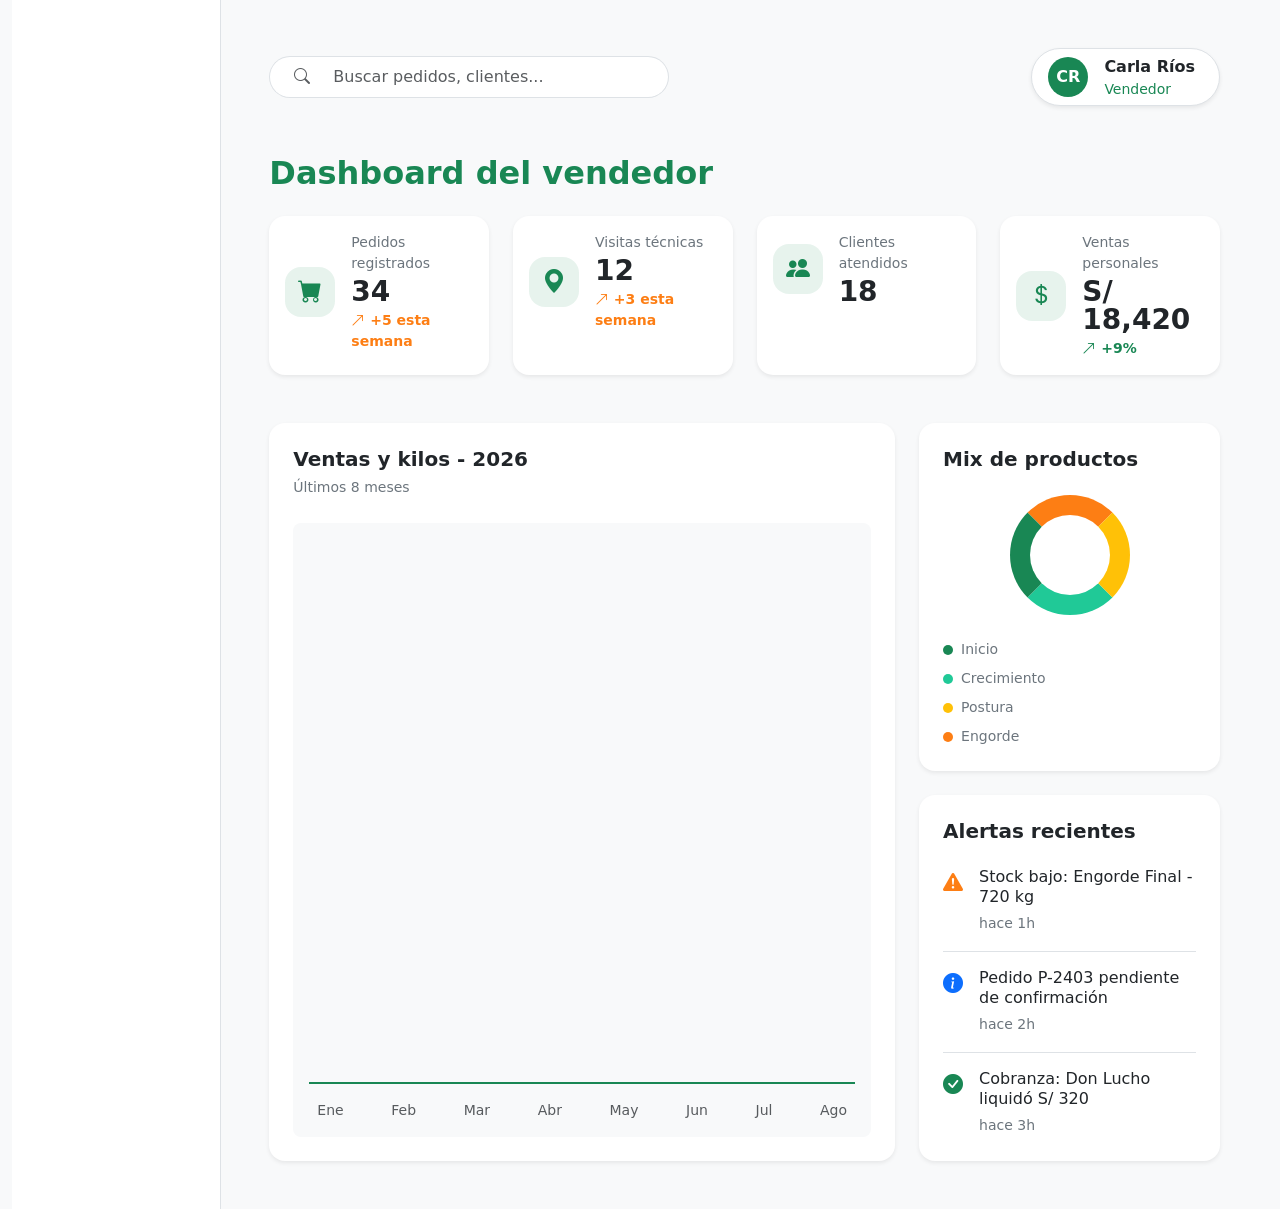
<file: Integrador avance3/Integrador/Integrador/src/main/resources/templates/admin.html>
<!DOCTYPE html>
<html lang="es" xmlns:th="http://www.thymeleaf.org">

<head>
    <meta charset="UTF-8">
    <meta name="viewport" content="width=device-width, initial-scale=1.0">
    <title>Dashboard Vendedor</title>

    <link rel="stylesheet" href="https://cdn.jsdelivr.net/npm/bootstrap-icons@1.11.3/font/bootstrap-icons.min.css">
    <link href="https://cdn.jsdelivr.net/npm/bootstrap@5.3.3/dist/css/bootstrap.min.css" rel="stylesheet">
    
    <link rel="stylesheet" th:href="@{/css/navAdmin.css}">
</head>

<body class="bg-light">

    <div class="container-fluid">
        <div class="row g-0">

            <aside class="col-12 col-md-3 col-lg-2 border-end bg-white min-vh-100">
                <div th:replace="fragmentos/navAdmin :: navAdmin"></div>
            </aside>

            <main class="col-12 col-md-9 col-lg-10 p-4 p-lg-5 content">

                <header class="d-flex flex-wrap justify-content-between align-items-center mb-5 gap-3">
                    
                    <div class="input-group" style="max-width: 400px;">
                        <span class="input-group-text bg-white border-end-0 rounded-start-pill ps-4">
                            <i class="bi bi-search text-muted"></i>
                        </span>
                        <input type="text" class="form-control border-start-0 shadow-none rounded-end-pill py-2 bg-white" placeholder="Buscar pedidos, clientes...">
                    </div>

                    <div class="d-flex align-items-center gap-3">
                        <div class="d-flex align-items-center gap-3 bg-white px-3 py-2 rounded-pill shadow-sm border">
                            <div class="avatar bg-success text-white fw-bold rounded-circle d-flex align-items-center justify-content-center" style="width: 40px; height: 40px;">
                                CR
                            </div>
                            <div class="lh-1 pe-2">
                                <h6 class="mb-1 fw-bold text-dark">Carla Ríos</h6>
                                <small class="text-success fw-medium">Vendedor</small>
                            </div>
                        </div>
                    </div>

                </header>

                <div class="mb-4">
                    <h2 class="fw-bold text-success mb-0">Dashboard del vendedor</h2>
                </div>

                <div class="row g-4 mb-5">
                    
                    <div class="col-sm-6 col-xl-3">
                        <div class="card border-0 shadow-sm rounded-4 h-100 p-3 bg-white">
                            <div class="d-flex align-items-center gap-3">
                                <div class="bg-success bg-opacity-10 text-success rounded-4 d-flex align-items-center justify-content-center flex-shrink-0" style="width: 50px; height: 50px;">
                                    <i class="bi bi-cart-fill fs-4"></i>
                                </div>
                                <div>
                                    <small class="text-secondary fw-medium d-block mb-1">Pedidos registrados</small>
                                    <h3 class="fw-bold text-dark mb-0 lh-1">34</h3>
                                    <small class="fw-bold mt-1 d-block" style="color: #fd7e14;"><i class="bi bi-arrow-up-right"></i> +5 esta semana</small>
                                </div>
                            </div>
                        </div>
                    </div>

                    <div class="col-sm-6 col-xl-3">
                        <div class="card border-0 shadow-sm rounded-4 h-100 p-3 bg-white">
                            <div class="d-flex align-items-center gap-3">
                                <div class="bg-success bg-opacity-10 text-success rounded-4 d-flex align-items-center justify-content-center flex-shrink-0" style="width: 50px; height: 50px;">
                                    <i class="bi bi-geo-alt-fill fs-4"></i>
                                </div>
                                <div>
                                    <small class="text-secondary fw-medium d-block mb-1">Visitas técnicas</small>
                                    <h3 class="fw-bold text-dark mb-0 lh-1">12</h3>
                                    <small class="fw-bold mt-1 d-block" style="color: #fd7e14;"><i class="bi bi-arrow-up-right"></i> +3 esta semana</small>
                                </div>
                            </div>
                        </div>
                    </div>

                    <div class="col-sm-6 col-xl-3">
                        <div class="card border-0 shadow-sm rounded-4 h-100 p-3 bg-white">
                            <div class="d-flex align-items-center gap-3">
                                <div class="bg-success bg-opacity-10 text-success rounded-4 d-flex align-items-center justify-content-center flex-shrink-0" style="width: 50px; height: 50px;">
                                    <i class="bi bi-people-fill fs-4"></i>
                                </div>
                                <div>
                                    <small class="text-secondary fw-medium d-block mb-1">Clientes atendidos</small>
                                    <h3 class="fw-bold text-dark mb-0 lh-1">18</h3>
                                </div>
                            </div>
                        </div>
                    </div>

                    <div class="col-sm-6 col-xl-3">
                        <div class="card border-0 shadow-sm rounded-4 h-100 p-3 bg-white">
                            <div class="d-flex align-items-center gap-3">
                                <div class="bg-success bg-opacity-10 text-success rounded-4 d-flex align-items-center justify-content-center flex-shrink-0" style="width: 50px; height: 50px;">
                                    <i class="bi bi-currency-dollar fs-4"></i>
                                </div>
                                <div>
                                    <small class="text-secondary fw-medium d-block mb-1">Ventas personales</small>
                                    <h3 class="fw-bold text-dark mb-0 lh-1">S/ 18,420</h3>
                                    <small class="text-success fw-bold mt-1 d-block"><i class="bi bi-arrow-up-right"></i> +9%</small>
                                </div>
                            </div>
                        </div>
                    </div>

                </div>

                <div class="row g-4">

                    <div class="col-lg-8">
                        <div class="card shadow-sm border-0 rounded-4 h-100 p-4 bg-white">
                            <div class="d-flex justify-content-between align-items-start mb-4">
                                <div>
                                    <h5 class="fw-bold text-dark mb-1">Ventas y kilos - 2026</h5>
                                    <small class="text-secondary">Últimos 8 meses</small>
                                </div>
                            </div>
                            
                            <div class="bg-light rounded-3 d-flex flex-column justify-content-end p-3 flex-grow-1 min-vh-25" style="min-height: 200px;">
                                <div class="w-100 border-bottom border-success border-2 mb-3 position-relative"></div>
                                <div class="d-flex justify-content-between text-muted small fw-medium px-2">
                                    <span>Ene</span><span>Feb</span><span>Mar</span><span>Abr</span>
                                    <span>May</span><span>Jun</span><span>Jul</span><span>Ago</span>
                                </div>
                            </div>
                        </div>
                    </div>

                    <div class="col-lg-4 d-flex flex-column gap-4">
                        
                        <div class="card shadow-sm border-0 rounded-4 p-4 bg-white">
                            <h5 class="fw-bold text-dark mb-4">Mix de productos</h5>
                            
                            <div class="d-flex flex-column align-items-center gap-4">
                                <div class="rounded-circle" style="width: 120px; height: 120px; border: 20px solid #198754; border-top-color: #fd7e14; border-right-color: #ffc107; border-bottom-color: #20c997;"></div>
                                
                                <div class="w-100 d-flex flex-column gap-2 text-secondary small fw-medium">
                                    <div class="d-flex align-items-center gap-2"><span class="rounded-circle bg-success" style="width: 10px; height: 10px;"></span> Inicio</div>
                                    <div class="d-flex align-items-center gap-2"><span class="rounded-circle" style="width: 10px; height: 10px; background-color: #20c997;"></span> Crecimiento</div>
                                    <div class="d-flex align-items-center gap-2"><span class="rounded-circle bg-warning" style="width: 10px; height: 10px;"></span> Postura</div>
                                    <div class="d-flex align-items-center gap-2"><span class="rounded-circle" style="width: 10px; height: 10px; background-color: #fd7e14;"></span> Engorde</div>
                                </div>
                            </div>
                        </div>

                        <div class="card shadow-sm border-0 rounded-4 p-4 bg-white flex-grow-1">
                            <h5 class="fw-bold text-dark mb-4">Alertas recientes</h5>

                            <div class="d-flex flex-column gap-3">
                                <div class="d-flex align-items-start gap-3 border-bottom pb-3">
                                    <i class="bi bi-exclamation-triangle-fill fs-5" style="color: #fd7e14;"></i>
                                    <div>
                                        <p class="mb-1 fw-medium text-dark lh-sm">Stock bajo: Engorde Final - 720 kg</p>
                                        <small class="text-secondary">hace 1h</small>
                                    </div>
                                </div>

                                <div class="d-flex align-items-start gap-3 border-bottom pb-3">
                                    <i class="bi bi-info-circle-fill text-primary fs-5"></i>
                                    <div>
                                        <p class="mb-1 fw-medium text-dark lh-sm">Pedido P-2403 pendiente de confirmación</p>
                                        <small class="text-secondary">hace 2h</small>
                                    </div>
                                </div>

                                <div class="d-flex align-items-start gap-3">
                                    <i class="bi bi-check-circle-fill text-success fs-5"></i>
                                    <div>
                                        <p class="mb-1 fw-medium text-dark lh-sm">Cobranza: Don Lucho liquidó S/ 320</p>
                                        <small class="text-secondary">hace 3h</small>
                                    </div>
                                </div>
                            </div>
                        </div>

                    </div>
                </div>

            </main>
        </div>
    </div>

    <script th:src="@{/script/navAdmin.js}"></script>
    <script src="https://cdn.jsdelivr.net/npm/bootstrap@5.3.3/dist/js/bootstrap.bundle.min.js"></script>
</body>

</html>
</file>
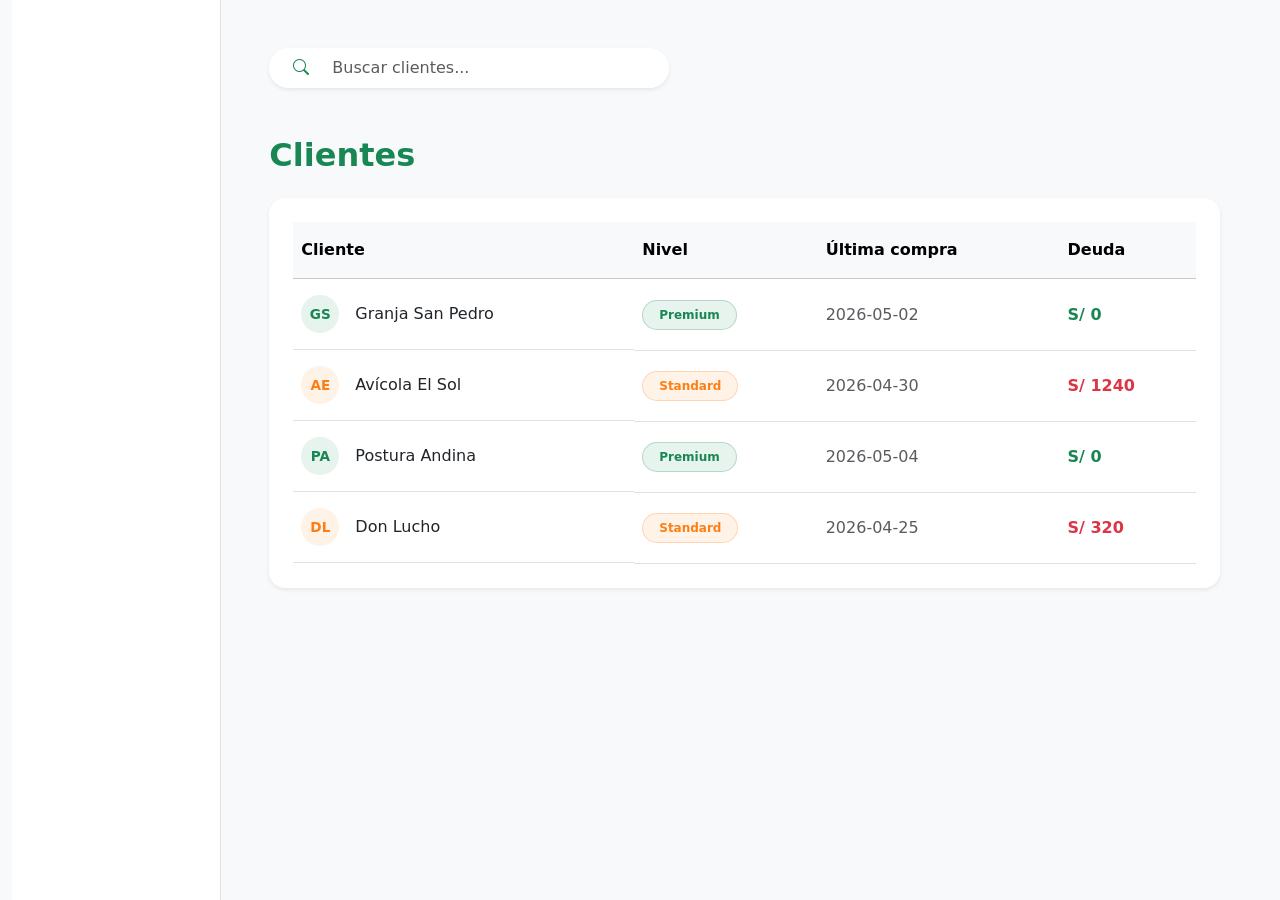
<file: Integrador avance3/Integrador/Integrador/src/main/resources/templates/Clientes.html>
<!DOCTYPE html>
<html lang="es" xmlns:th="http://www.thymeleaf.org">

<head>
    <meta charset="UTF-8">
    <meta name="viewport" content="width=device-width, initial-scale=1.0">
    <title>Clientes</title>

    <!-- BOOTSTRAP Y ICONOS -->
    <link href="https://cdn.jsdelivr.net/npm/bootstrap@5.3.3/dist/css/bootstrap.min.css" rel="stylesheet">
    <link rel="stylesheet" href="https://cdn.jsdelivr.net/npm/bootstrap-icons@1.11.3/font/bootstrap-icons.min.css">

    <!-- Enlace original mantenido por si lo ocupa tu navAdmin -->
    <link rel="stylesheet" th:href="@{/estilos/navAdmin.css}">
</head>

<body class="bg-light">

<div class="container-fluid">
    <div class="row g-0">

        <!-- SIDEBAR -->
        <aside class="col-12 col-md-3 col-lg-2 border-end bg-white min-vh-100">
            <div th:replace="fragmentos/navAdmin :: navAdmin"></div>
        </aside>

        <!-- CONTENIDO PRINCIPAL -->
        <main class="col-12 col-md-9 col-lg-10 p-4 p-lg-5 content">

            <!-- HEADER Y BUSCADOR -->
            <div class="d-flex flex-wrap align-items-center mb-5 gap-3">
                <div class="input-group shadow-sm rounded-pill overflow-hidden" style="max-width: 400px;">
                    <span class="input-group-text bg-white border-0 ps-4">
                        <i class="bi bi-search text-success"></i>
                    </span>
                    <input type="text" class="form-control border-0 shadow-none py-2 bg-white" placeholder="Buscar clientes...">
                </div>
            </div>

            <!-- TÍTULO -->
            <div class="mb-4">
                <h2 class="fw-bold text-success mb-0">Clientes</h2>
            </div>

            <!-- TARJETA CONTENEDORA DE LA TABLA -->
            <div class="card shadow-sm border-0 rounded-4 bg-white p-4">
                <div class="table-responsive">
                    <table class="table table-hover align-middle mb-0">
                        
                        <thead class="table-light text-success">
                            <tr>
                                <th class="py-3">Cliente</th>
                                <th class="py-3">Nivel</th>
                                <th class="py-3">Última compra</th>
                                <th class="py-3">Deuda</th>
                            </tr>
                        </thead>

                        <tbody class="border-top-0">
                            
                            <!-- CLIENTE 1 -->
                            <tr>
                                <td class="fw-medium text-dark d-flex align-items-center gap-3 py-3">
                                    <!-- Avatar Bootstrap -->
                                    <span class="bg-success bg-opacity-10 text-success fw-bold rounded-circle d-inline-flex align-items-center justify-content-center" style="width: 38px; height: 38px; font-size: 0.85rem;">
                                        GS
                                    </span> 
                                    Granja San Pedro
                                </td>
                                <td>
                                    <span class="badge bg-success bg-opacity-10 text-success border border-success border-opacity-25 rounded-pill px-3 py-2">Premium</span>
                                </td>
                                <td class="text-muted">2026-05-02</td>
                                <td class="text-success fw-bold">S/ 0</td>
                            </tr>

                            <!-- CLIENTE 2 -->
                            <tr>
                                <td class="fw-medium text-dark d-flex align-items-center gap-3 py-3">
                                    <!-- Avatar Naranja corporativo -->
                                    <span class="fw-bold rounded-circle d-inline-flex align-items-center justify-content-center" style="width: 38px; height: 38px; font-size: 0.85rem; background-color: rgba(253, 126, 20, 0.1); color: #fd7e14;">
                                        AE
                                    </span> 
                                    Avícola El Sol
                                </td>
                                <td>
                                    <span class="badge rounded-pill px-3 py-2 border" style="background-color: rgba(253, 126, 20, 0.1); color: #fd7e14; border-color: rgba(253, 126, 20, 0.25) !important;">Standard</span>
                                </td>
                                <td class="text-muted">2026-04-30</td>
                                <td class="text-danger fw-bold">S/ 1240</td>
                            </tr>

                            <!-- CLIENTE 3 -->
                            <tr>
                                <td class="fw-medium text-dark d-flex align-items-center gap-3 py-3">
                                    <span class="bg-success bg-opacity-10 text-success fw-bold rounded-circle d-inline-flex align-items-center justify-content-center" style="width: 38px; height: 38px; font-size: 0.85rem;">
                                        PA
                                    </span> 
                                    Postura Andina
                                </td>
                                <td>
                                    <span class="badge bg-success bg-opacity-10 text-success border border-success border-opacity-25 rounded-pill px-3 py-2">Premium</span>
                                </td>
                                <td class="text-muted">2026-05-04</td>
                                <td class="text-success fw-bold">S/ 0</td>
                            </tr>

                            <!-- CLIENTE 4 -->
                            <tr>
                                <td class="fw-medium text-dark d-flex align-items-center gap-3 py-3">
                                    <span class="fw-bold rounded-circle d-inline-flex align-items-center justify-content-center" style="width: 38px; height: 38px; font-size: 0.85rem; background-color: rgba(253, 126, 20, 0.1); color: #fd7e14;">
                                        DL
                                    </span> 
                                    Don Lucho
                                </td>
                                <td>
                                    <span class="badge rounded-pill px-3 py-2 border" style="background-color: rgba(253, 126, 20, 0.1); color: #fd7e14; border-color: rgba(253, 126, 20, 0.25) !important;">Standard</span>
                                </td>
                                <td class="text-muted">2026-04-25</td>
                                <td class="text-danger fw-bold">S/ 320</td>
                            </tr>

                        </tbody>
                    </table>
                </div>
            </div>

        </main>
    </div>
</div>

<!-- BOOTSTRAP JS -->
<script src="https://cdn.jsdelivr.net/npm/bootstrap@5.3.3/dist/js/bootstrap.bundle.min.js"></script>

</body>
</html>
</file>
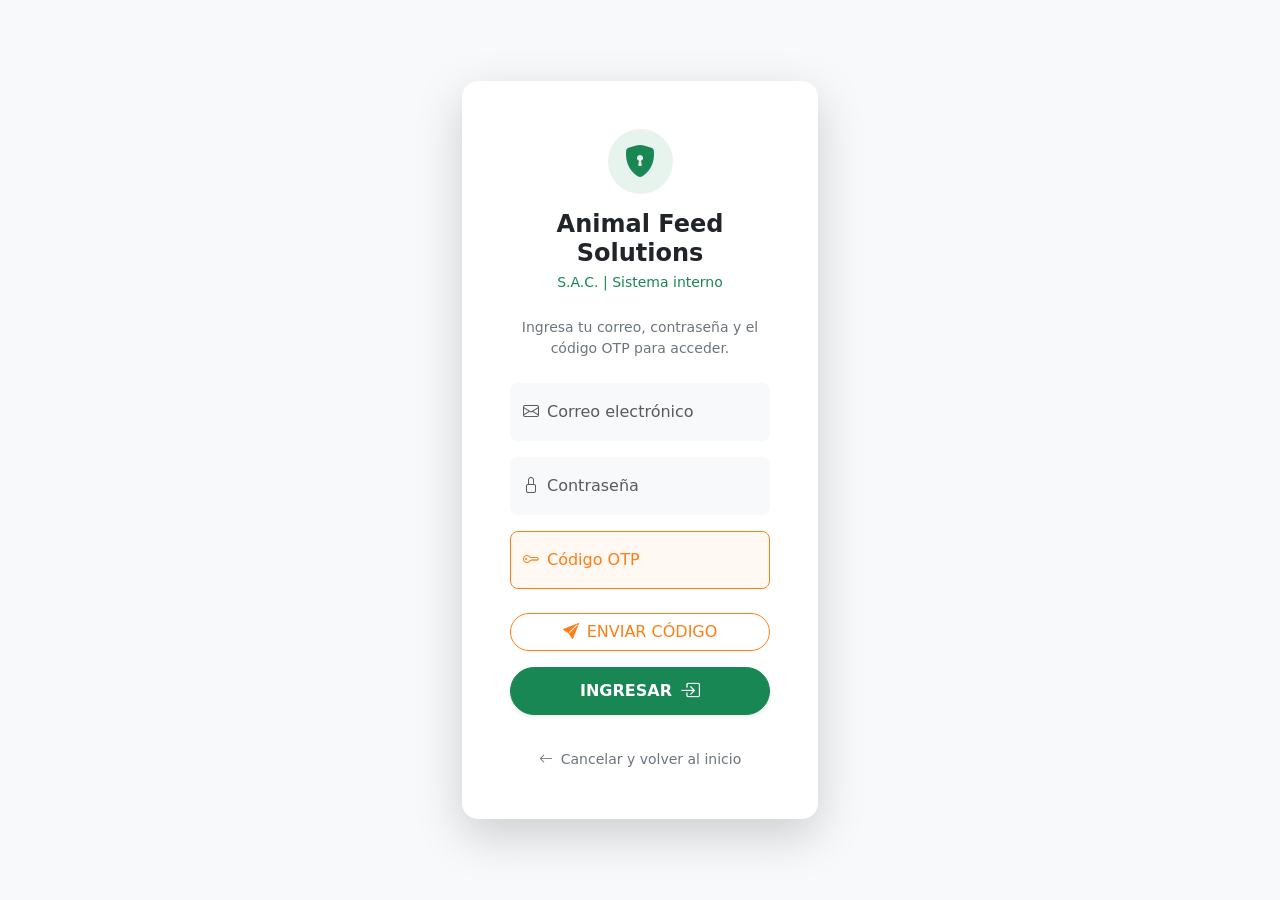
<file: Integrador avance3/Integrador/Integrador/src/main/resources/templates/login.html>
<!DOCTYPE html>
<html lang="es" xmlns:th="http://www.thymeleaf.org">

<head>
    <meta charset="UTF-8">
    <meta name="viewport" content="width=device-width, initial-scale=1.0">
    <title>Acceso Corporativo - AFS</title>
    
    <link href="https://cdn.jsdelivr.net/npm/bootstrap@5.3.3/dist/css/bootstrap.min.css" rel="stylesheet">
    <link rel="stylesheet" href="https://cdn.jsdelivr.net/npm/bootstrap-icons@1.11.3/font/bootstrap-icons.min.css">

    <link rel="stylesheet" th:href="@{/estilos/login.css}">
    <link rel="stylesheet" th:href="@{/estilos/formulario.css}">
</head>

<body class="bg-light d-flex align-items-center min-vh-100">

    <div class="container">
        <div class="row justify-content-center">
            <div class="col-12 col-md-8 col-lg-5 col-xl-4">
                
                <div class="card shadow-lg border-0 rounded-4 bg-white p-4 p-md-5">
                    
                    <div class="text-center mb-4">
                        <div class="bg-success bg-opacity-10 text-success rounded-circle d-inline-flex align-items-center justify-content-center mb-3" style="width: 65px; height: 65px;">
                            <i class="bi bi-shield-lock-fill fs-2"></i>
                        </div>
                        <h4 class="fw-bold text-dark mb-1">Animal Feed Solutions</h4>
                        <p class="text-success fw-medium small mb-0">S.A.C. | Sistema interno</p>
                    </div>

                    <div id="alertaLoginAdmin"></div>

                    <p class="text-secondary text-center small mb-4">
                        Ingresa tu correo, contraseña y el código OTP para acceder.
                    </p>

                    <form>
                        <div class="form-floating mb-3">
                            <input type="email" class="form-control rounded-3 bg-light border-0" id="emailAdmin" placeholder="Email" required>
                            <label for="emailAdmin" class="text-muted"><i class="bi bi-envelope me-2"></i>Correo electrónico</label>
                        </div>

                        <div class="form-floating mb-3">
                            <input type="password" class="form-control rounded-3 bg-light border-0" id="passwordAdmin" placeholder="Password" required>
                            <label for="passwordAdmin" class="text-muted"><i class="bi bi-lock me-2"></i>Contraseña</label>
                        </div>

                        <div class="form-floating mb-4">
                            <input type="text" class="form-control rounded-3" id="codigoAdmin" placeholder="Código de seguridad" style="border: 1px solid #fd7e14; background-color: rgba(253, 126, 20, 0.05);" required>
                            <label for="codigoAdmin" style="color: #fd7e14;"><i class="bi bi-key me-2"></i>Código OTP</label>
                        </div>

                        <button type="button" class="btn btn-outline-warning w-100 mb-3 rounded-pill fw-medium d-flex justify-content-center align-items-center gap-2" onclick="enviarCodigo()" style="color: #fd7e14; border-color: #fd7e14;">
                            <i class="bi bi-send-fill"></i> ENVIAR CÓDIGO
                        </button>

                        <button type="button" class="btn btn-success w-100 mb-4 rounded-pill fw-bold shadow-sm d-flex justify-content-center align-items-center gap-2 py-2" onclick="validarAdmin()">
                            INGRESAR <i class="bi bi-box-arrow-in-right fs-5"></i>
                        </button>
                    </form>

                    <div class="text-center mt-2">
                        <a th:href="@{/}" class="text-secondary text-decoration-none small fw-medium d-inline-flex align-items-center gap-2 nav-link-hover">
                            <i class="bi bi-arrow-left"></i> Cancelar y volver al inicio
                        </a>
                    </div>

                </div>

            </div>
        </div>
    </div>

    <script src="https://cdn.jsdelivr.net/npm/bootstrap@5.3.3/dist/js/bootstrap.bundle.min.js"></script>
    
    <script th:src="@{/script/loginRoles.js}"></script>

    <style>
        .nav-link-hover:hover {
            color: #198754 !important;
            transition: color 0.2s ease-in-out;
        }
        
        /* Ajuste de color al enfocar los inputs */
        .form-control:focus {
            box-shadow: none;
            border: 1px solid #198754 !important;
            background-color: #ffffff !important;
        }
        
        #codigoAdmin:focus {
            border: 1px solid #fd7e14 !important;
            box-shadow: 0 0 0 0.25rem rgba(253, 126, 20, 0.25) !important;
        }
    </style>
</body>

</html>
</file>
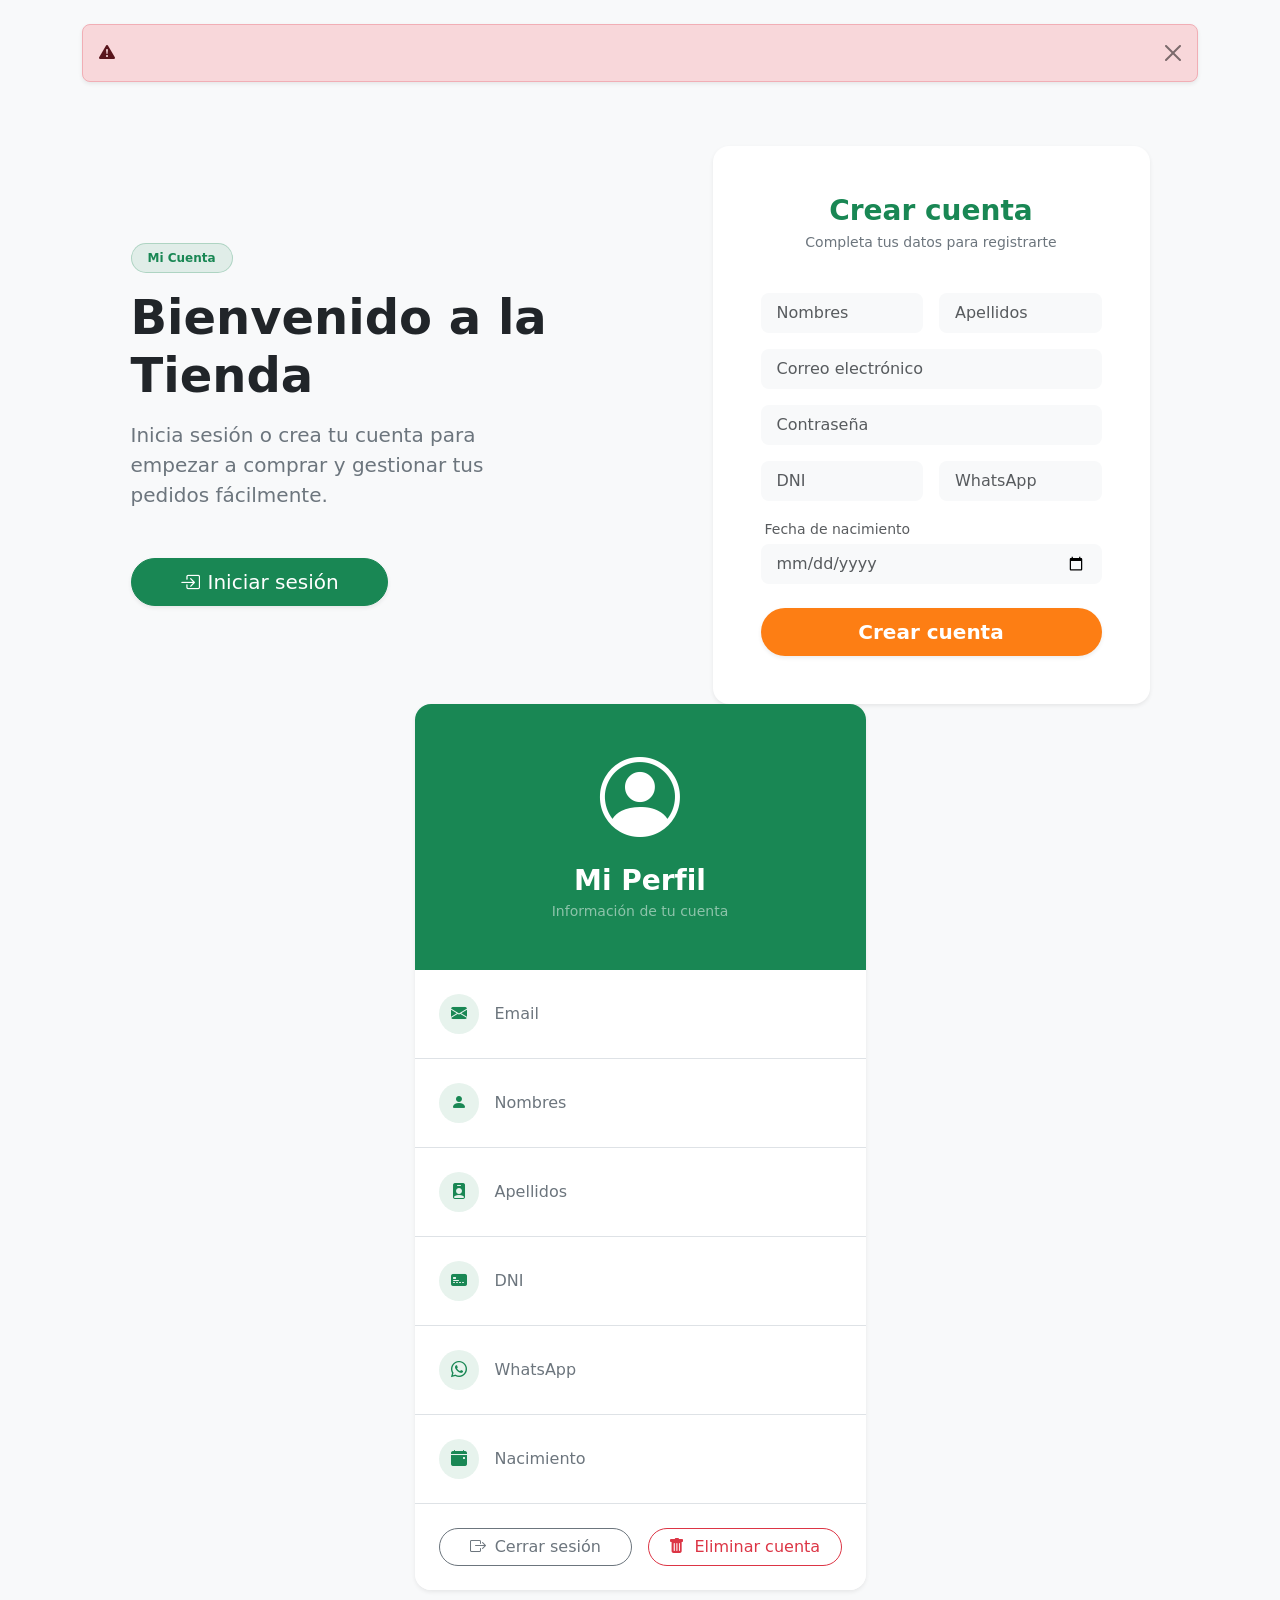
<file: Integrador avance3/Integrador/Integrador/src/main/resources/templates/miCuenta.html>
<!DOCTYPE html>
<html lang="es" xmlns:th="http://www.thymeleaf.org">

<head>
  <meta charset="UTF-8">
  <meta name="viewport" content="width=device-width, initial-scale=1.0">
  <title>Mi Cuenta - Animal Feed Solutions</title>

  <!-- BOOTSTRAP 5 & ICONS -->
  <link href="https://cdn.jsdelivr.net/npm/bootstrap@5.3.3/dist/css/bootstrap.min.css" rel="stylesheet">
  <link rel="stylesheet" href="https://cdn.jsdelivr.net/npm/bootstrap-icons@1.11.3/font/bootstrap-icons.min.css">
  <link rel="stylesheet" href="https://cdnjs.cloudflare.com/ajax/libs/font-awesome/6.6.0/css/all.min.css">
</head>

<body class="bg-light">

  <!-- Navbar -->
  <div th:replace="~{fragmentos/navTienda :: navbarT}"></div>
  <div th:replace="~{fragmentos/carrito :: cartOffcanvas}"></div>
  <div th:replace="~{fragmentos/notificaciones :: notiOffCanvas}"></div>

  <!-- Alerta de Error -->
  <div class="container mt-4" th:if="${error}">
    <div class="alert alert-danger alert-dismissible fade show shadow-sm rounded-3" role="alert" id="errorBox">
      <i class="bi bi-exclamation-triangle-fill me-2"></i>
      <span th:text="${error}"></span>
      <button type="button" class="btn-close" data-bs-dismiss="alert" aria-label="Close"></button>
    </div>
  </div>

  <main class="container py-5">

    <!-- ==============================================
         VISTA: NO LOGUEADO (LOGIN / REGISTRO)
    =============================================== -->
    <div th:if="${usuario == null}">
      <div class="row g-5 align-items-center justify-content-center">
        
        <!-- Izquierda: Bienvenida -->
        <div class="col-lg-5 text-center text-lg-start">
          <span class="badge bg-success bg-opacity-10 text-success rounded-pill px-3 py-2 mb-3 border border-success border-opacity-25">Mi Cuenta</span>
          <h1 class="display-5 fw-bold text-dark mb-3">Bienvenido a la Tienda</h1>
          <p class="lead text-secondary mb-5">Inicia sesión o crea tu cuenta para empezar a comprar y gestionar tus pedidos fácilmente.</p>
          
          <button type="button" class="btn btn-success btn-lg rounded-pill px-5 shadow-sm fw-medium d-inline-flex align-items-center gap-2" data-bs-toggle="modal" data-bs-target="#loginModal">
            <i class="bi bi-box-arrow-in-right"></i> Iniciar sesión
          </button>
        </div>

        <!-- Derecha: Formulario de Registro -->
        <div class="col-lg-6 col-xl-5 offset-lg-1">
          <div class="card shadow-sm border-0 rounded-4 p-4 p-md-5 bg-white">
            <div class="text-center mb-4">
              <h3 class="fw-bold text-success mb-1">Crear cuenta</h3>
              <p class="text-secondary small">Completa tus datos para registrarte</p>
            </div>

            <form action="/registro" method="post" class="row g-3">
              <div class="col-sm-6">
                <input type="text" name="nombres" class="form-control bg-light border-0 py-2 px-3 rounded-3" placeholder="Nombres" required>
              </div>
              <div class="col-sm-6">
                <input type="text" name="apellidos" class="form-control bg-light border-0 py-2 px-3 rounded-3" placeholder="Apellidos" required>
              </div>
              <div class="col-12">
                <input type="email" name="email" class="form-control bg-light border-0 py-2 px-3 rounded-3" placeholder="Correo electrónico" required>
              </div>
              <div class="col-12">
                <input type="password" name="password" class="form-control bg-light border-0 py-2 px-3 rounded-3" placeholder="Contraseña" required>
              </div>
              <div class="col-sm-6">
                <input type="text" name="dni" class="form-control bg-light border-0 py-2 px-3 rounded-3" placeholder="DNI" required>
              </div>
              <div class="col-sm-6">
                <input type="tel" name="whatsapp" class="form-control bg-light border-0 py-2 px-3 rounded-3" placeholder="WhatsApp" required>
              </div>
              <div class="col-12">
                <label class="form-label text-muted small ms-1 mb-1">Fecha de nacimiento</label>
                <input type="date" name="fechaNacimiento" class="form-control bg-light border-0 py-2 px-3 rounded-3 text-muted" required>
              </div>
              
              <div class="col-12 mt-4">
                <!-- Usando inline style leve solo para el color Naranja corporativo -->
                <button type="submit" class="btn btn-lg w-100 rounded-pill fw-bold text-white shadow-sm" style="background-color: #fd7e14;">
                  Crear cuenta
                </button>
              </div>
            </form>
          </div>
        </div>

      </div>
    </div>

    <!-- ==============================================
         VISTA: LOGUEADO (PERFIL)
    =============================================== -->
    <div th:if="${usuario != null}">
      <div class="row justify-content-center">
        <div class="col-md-8 col-lg-6 col-xl-5">
          
          <div class="card shadow-sm border-0 rounded-4 overflow-hidden">
            <!-- Cabecera Tarjeta Perfil -->
            <div class="bg-success text-white text-center py-5 position-relative">
              <i class="bi bi-person-circle display-1"></i>
              <h3 class="fw-bold mt-3 mb-1">Mi Perfil</h3>
              <p class="mb-0 text-white-50 small">Información de tu cuenta</p>
            </div>

            <!-- Cuerpo Tarjeta Perfil -->
            <div class="card-body p-0">
              <ul class="list-group list-group-flush">
                <li class="list-group-item d-flex justify-content-between align-items-center p-4">
                  <div class="d-flex align-items-center gap-3 text-secondary">
                    <div class="bg-success bg-opacity-10 text-success rounded-circle d-flex align-items-center justify-content-center" style="width: 40px; height: 40px;">
                      <i class="bi bi-envelope-fill"></i>
                    </div>
                    <span>Email</span>
                  </div>
                  <strong th:text="${usuario.email}" class="text-dark"></strong>
                </li>

                <li class="list-group-item d-flex justify-content-between align-items-center p-4">
                  <div class="d-flex align-items-center gap-3 text-secondary">
                    <div class="bg-success bg-opacity-10 text-success rounded-circle d-flex align-items-center justify-content-center" style="width: 40px; height: 40px;">
                      <i class="bi bi-person-fill"></i>
                    </div>
                    <span>Nombres</span>
                  </div>
                  <strong th:text="${usuario.nombres}" class="text-dark"></strong>
                </li>

                <li class="list-group-item d-flex justify-content-between align-items-center p-4">
                  <div class="d-flex align-items-center gap-3 text-secondary">
                    <div class="bg-success bg-opacity-10 text-success rounded-circle d-flex align-items-center justify-content-center" style="width: 40px; height: 40px;">
                      <i class="bi bi-person-badge-fill"></i>
                    </div>
                    <span>Apellidos</span>
                  </div>
                  <strong th:text="${usuario.apellidos}" class="text-dark"></strong>
                </li>

                <li class="list-group-item d-flex justify-content-between align-items-center p-4">
                  <div class="d-flex align-items-center gap-3 text-secondary">
                    <div class="bg-success bg-opacity-10 text-success rounded-circle d-flex align-items-center justify-content-center" style="width: 40px; height: 40px;">
                      <i class="bi bi-credit-card-2-front-fill"></i>
                    </div>
                    <span>DNI</span>
                  </div>
                  <strong th:text="${usuario.dni}" class="text-dark"></strong>
                </li>

                <li class="list-group-item d-flex justify-content-between align-items-center p-4">
                  <div class="d-flex align-items-center gap-3 text-secondary">
                    <div class="bg-success bg-opacity-10 text-success rounded-circle d-flex align-items-center justify-content-center" style="width: 40px; height: 40px;">
                      <i class="bi bi-whatsapp"></i>
                    </div>
                    <span>WhatsApp</span>
                  </div>
                  <strong th:text="${usuario.whatsapp}" class="text-dark"></strong>
                </li>

                <li class="list-group-item d-flex justify-content-between align-items-center p-4">
                  <div class="d-flex align-items-center gap-3 text-secondary">
                    <div class="bg-success bg-opacity-10 text-success rounded-circle d-flex align-items-center justify-content-center" style="width: 40px; height: 40px;">
                      <i class="bi bi-calendar-event-fill"></i>
                    </div>
                    <span>Nacimiento</span>
                  </div>
                  <strong th:text="${usuario.fechaNacimiento}" class="text-dark"></strong>
                </li>
              </ul>
            </div>

            <!-- Footer Tarjeta Perfil -->
            <div class="card-footer bg-white p-4 border-top">
              <div class="d-flex flex-column flex-sm-row gap-3">
                <form action="/logout" method="post" class="w-100"> 
                  <button type="submit" class="btn btn-outline-secondary w-100 rounded-pill fw-medium">
                    <i class="bi bi-box-arrow-right me-1"></i> Cerrar sesión
                  </button>
                </form>

                <form id="deleteForm" class="w-100">
                  <button type="button" class="btn btn-outline-danger w-100 rounded-pill fw-medium">
                    <i class="bi bi-trash-fill me-1"></i> Eliminar cuenta
                  </button>
                </form>
              </div>
            </div>

          </div>
        </div>
      </div>
    </div>

  </main>


  <!-- Toast para notificaciones JS -->
  <div id="toast" class="toast-container position-fixed bottom-0 end-0 p-3"></div>


  <!-- ==============================================
       MODAL: INICIAR SESIÓN
  =============================================== -->
  <div class="modal fade" id="loginModal" tabindex="-1" aria-labelledby="loginModalLabel" aria-hidden="true">
    <div class="modal-dialog modal-dialog-centered">
      <div class="modal-content rounded-4 border-0 shadow">
        
        <div class="modal-header border-bottom-0 pb-0 pt-4 px-4">
          <h4 class="modal-title fw-bold text-success" id="loginModalLabel">
            <i class="bi bi-person-lock me-2"></i>Iniciar sesión
          </h4>
          <button type="button" class="btn-close shadow-none" data-bs-dismiss="modal" aria-label="Close"></button>
        </div>

        <div class="modal-body p-4">
          <form action="/iniciar-sesion" method="post">
            
            <div class="mb-3">
              <label class="form-label fw-medium text-secondary">Correo electrónico</label>
              <input type="email" name="email" class="form-control form-control-lg bg-light border-0 rounded-3" placeholder="ejemplo@correo.com" required>
            </div>

            <div class="mb-4">
              <label class="form-label fw-medium text-secondary">Contraseña</label>
              <input type="password" name="password" class="form-control form-control-lg bg-light border-0 rounded-3" placeholder="••••••••" required>
            </div>

            <button type="submit" class="btn btn-success btn-lg w-100 rounded-pill fw-bold shadow-sm">
              Ingresar a mi cuenta
            </button>
          </form>
        </div>

      </div>
    </div>
  </div>

  <!-- SCRIPTS -->
  <script src="https://cdn.jsdelivr.net/npm/bootstrap@5.3.3/dist/js/bootstrap.bundle.min.js"></script>
  
  <script th:src="@{/script/registroUsuario.js}"></script>
  <script th:src="@{/script/tienda.js}"></script>
  <script th:src="@{/script/misPedidos.js}"></script>
  <script th:src="@{/script/SolicitarVisita.js}"></script>

</body>
</html>
</file>
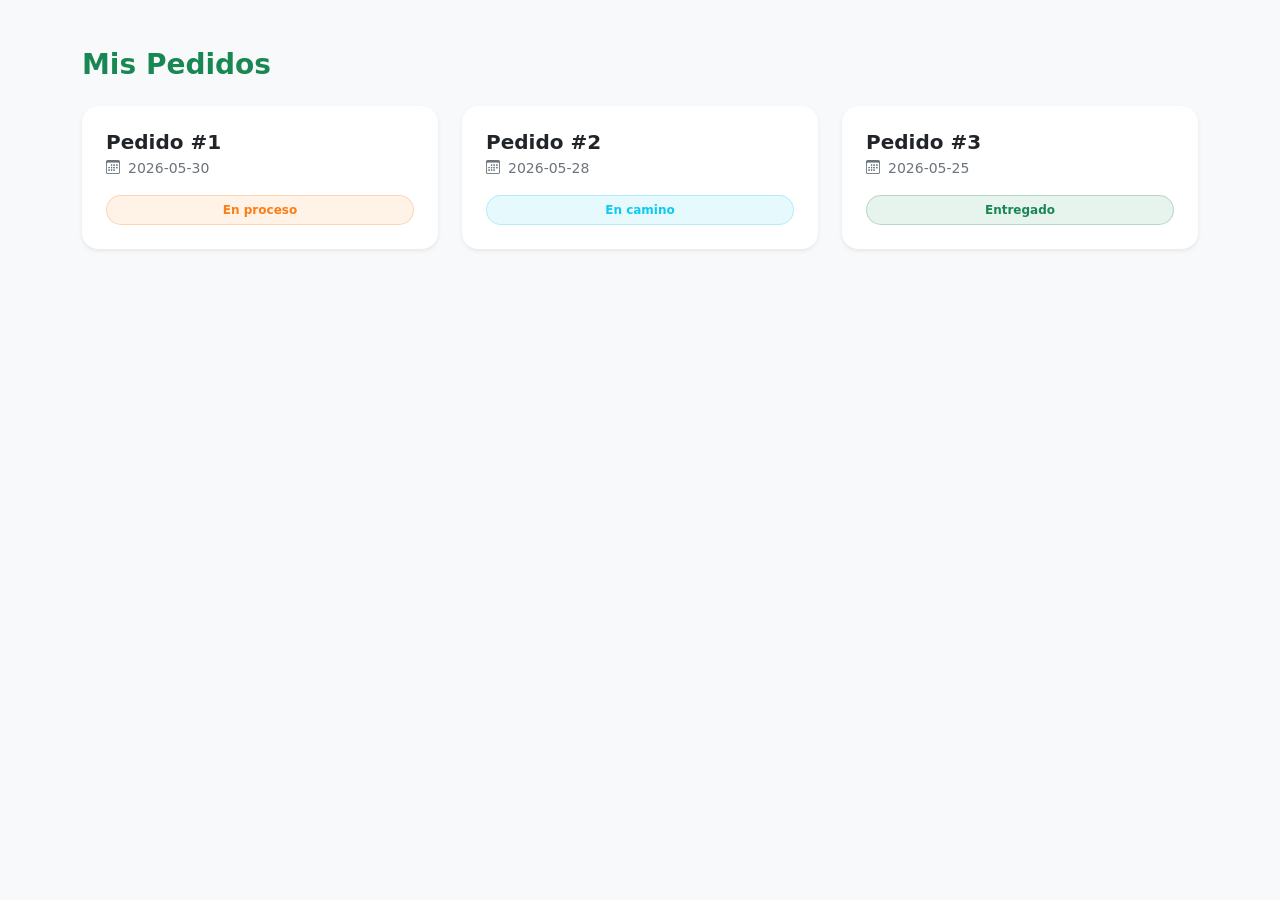
<file: Integrador avance3/Integrador/Integrador/src/main/resources/templates/misPedidos.html>
<!DOCTYPE html>
<html lang="es" xmlns:th="http://www.thymeleaf.org">

<head>
    <meta charset="UTF-8">
    <meta name="viewport" content="width=device-width, initial-scale=1.0">
    <title>Mis Pedidos - AFS</title>

    <link rel="stylesheet" th:href="@{/estilos/navbarTienda.css}">
    <link rel="stylesheet" th:href="@{/estilos/tienda.css}">
  <link rel="stylesheet" th:href="@{/script/css/mispedidos.css}">
    <link href="https://cdn.jsdelivr.net/npm/bootstrap@5.3.3/dist/css/bootstrap.min.css" rel="stylesheet">
    <link rel="stylesheet" href="https://cdnjs.cloudflare.com/ajax/libs/font-awesome/6.6.0/css/all.min.css">
    <link rel="stylesheet" href="https://cdn.jsdelivr.net/npm/bootstrap-icons@1.11.3/font/bootstrap-icons.min.css">
</head>

<body class="bg-light">

    <div th:replace="~{fragmentos/navTienda :: navbarT}"></div>
    <div th:replace="~{fragmentos/carrito :: cartOffcanvas}"></div>
    <div th:replace="~{fragmentos/notificaciones :: notiOffCanvas}"></div>

    <section class="orders-section container my-5">

        <h3 class="section-title fw-bold text-success mb-4">Mis Pedidos</h3>

        <div class="dd row g-4">

            <div class="order-card col-12 col-md-6 col-lg-4"
                 data-id="1"
                 data-estado="En proceso"
                 data-bs-toggle="offcanvas"
                 data-bs-target="#orderOffcanvas">
                 
                <div class="card border-0 shadow-sm rounded-4 h-100 p-4 bg-white hover-card">
                    <div class="order-info mb-3">
                        <h5 class="fw-bold text-dark mb-1">Pedido #1</h5>
                        <p class="text-secondary small mb-0"><i class="bi bi-calendar3 me-2"></i>2026-05-30</p>
                    </div>

                    <div class="order-status mt-auto">
                        <span class="activo badge rounded-pill px-3 py-2 w-100" style="background-color: rgba(253, 126, 20, 0.1); color: #fd7e14; border: 1px solid rgba(253, 126, 20, 0.25);">En proceso</span>
                    </div>
                </div>
            </div>

            <div class="order-card col-12 col-md-6 col-lg-4"
                 data-id="2"
                 data-estado="En camino"
                 data-bs-toggle="offcanvas"
                 data-bs-target="#orderOffcanvas">
                 
                <div class="card border-0 shadow-sm rounded-4 h-100 p-4 bg-white hover-card">
                    <div class="order-info mb-3">
                        <h5 class="fw-bold text-dark mb-1">Pedido #2</h5>
                        <p class="text-secondary small mb-0"><i class="bi bi-calendar3 me-2"></i>2026-05-28</p>
                    </div>

                    <div class="order-status mt-auto">
                        <span class="activo badge bg-info bg-opacity-10 text-info border border-info border-opacity-25 rounded-pill px-3 py-2 w-100">En camino</span>
                    </div>
                </div>
            </div>

            <div class="order-card col-12 col-md-6 col-lg-4"
                 data-id="3"
                 data-estado="Entregado"
                 data-bs-toggle="offcanvas"
                 data-bs-target="#orderOffcanvas">
                 
                <div class="card border-0 shadow-sm rounded-4 h-100 p-4 bg-white hover-card">
                    <div class="order-info mb-3">
                        <h5 class="fw-bold text-dark mb-1">Pedido #3</h5>
                        <p class="text-secondary small mb-0"><i class="bi bi-calendar3 me-2"></i>2026-05-25</p>
                    </div>

                    <div class="order-status mt-auto">
                        <span class="activo badge bg-success bg-opacity-10 text-success border border-success border-opacity-25 rounded-pill px-3 py-2 w-100">Entregado</span>
                    </div>
                </div>
            </div>

        </div>
    </section>

    <div class="offcanvas offcanvas-top full-order-offcanvas shadow-lg rounded-bottom-4"
         tabindex="-1"
         id="orderOffcanvas"
         style="height: auto; max-height: 95vh;">

        <div class="offcanvas-header custom-header border-bottom px-4 pt-4 pb-3">
            <div>
                <h4 class="offcanvas-title fw-bold text-success mb-1"><i class="bi bi-box-seam me-2"></i>Seguimiento del Pedido</h4>
                <small class="subtitle text-secondary fw-medium">Detalles completos del estado de tu compra</small>
            </div>

            <button type="button"
                    class="close-btn btn-close shadow-none"
                    data-bs-dismiss="offcanvas"
                    aria-label="Close">
            </button>
        </div>

        <div class="offcanvas-body px-4 py-4">

            <div class="order-info-box bg-light rounded-4 p-4 mb-4 border">
                <h5 id="orderTitle" class="fw-bold text-dark mb-3">Pedido #---</h5>

                <div class="order-meta row g-3 text-secondary">
                    <div class="col-12 col-sm-4">
                        <p class="mb-0 small text-muted">Fecha</p>
                        <p class="mb-0 fw-medium text-dark" id="orderDate">dia/mes/2026</p>
                    </div>
                    <div class="col-12 col-sm-4">
                        <p class="mb-0 small text-muted">Total</p>
                        <p class="mb-0 fw-bold text-success">S/ <span id="orderTotal">0.00</span></p>
                    </div>
                    <div class="col-12 col-sm-4">
                        <p class="mb-0 small text-muted">Estado actual</p>
                        <p class="mb-0 fw-medium text-dark" id="orderStatusText">Sin seleccionar</p>
                    </div>
                </div>
            </div>

            <h5 class="fw-bold text-dark mb-4">Estado del envío</h5>

            <div class="tracking-box horizontal">
                <div class="step active">Pedido recibido</div>
                <div class="step">En preparación</div>
                <div class="step">En camino</div>
                <div class="step">Entregado</div>
            </div>

        </div>
    </div>

    <script src="https://cdn.jsdelivr.net/npm/bootstrap@5.3.3/dist/js/bootstrap.bundle.min.js"></script>
    <script th:src="@{/script/tienda.js}"></script>
    <script th:src="@{/script/misPedidos.js}"></script>
    <script th:src="@{/script/SolicitarVisita.js}"></script>

  
</body>
</html>
</file>
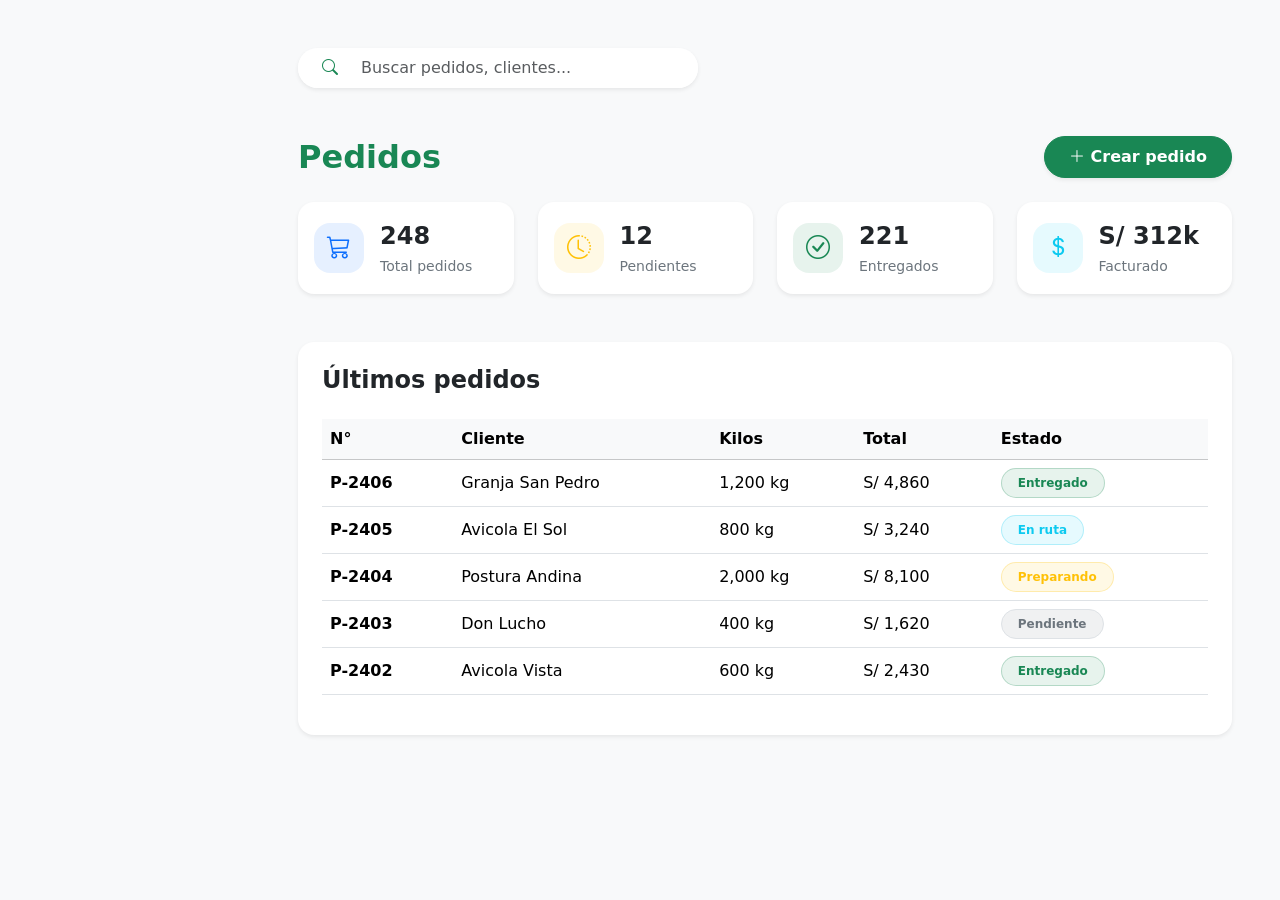
<file: Integrador avance3/Integrador/Integrador/src/main/resources/templates/pedidosAdmin.html>
<!DOCTYPE html>
<html lang="es" xmlns:th="http://www.thymeleaf.org">

<head>
    <meta charset="UTF-8">
    <meta name="viewport" content="width=device-width, initial-scale=1.0">
    <title>Pedidos Admin</title>

    <link href="https://cdn.jsdelivr.net/npm/bootstrap@5.3.3/dist/css/bootstrap.min.css" rel="stylesheet">
    <link rel="stylesheet" href="https://cdn.jsdelivr.net/npm/bootstrap-icons@1.11.3/font/bootstrap-icons.min.css">
    
    <link rel="stylesheet" th:href="@{/estilos/navAdmin.css}">
    <link rel="stylesheet" th:href="@{/script/estilos/pedidos.css}">
</head>

<body class="bg-light">

<div class="wrapper d-flex">

    <div class="sidebar-wrapper" style="width: 250px; flex-shrink: 0;">
        <div th:replace="fragmentos/navAdmin :: navAdmin"></div>
    </div>

    <main class="content flex-grow-1 p-4 p-lg-5">

        <div class="top-bar d-flex justify-content-between align-items-center mb-5">
            <div class="search-container input-group shadow-sm rounded-pill overflow-hidden bg-white" style="max-width: 400px;">
                <span class="input-group-text bg-white border-0 ps-4 text-success">
                    <i class="bi bi-search"></i>
                </span>
                <input type="text" class="search-input form-control border-0 shadow-none py-2 bg-white" placeholder="Buscar pedidos, clientes...">
            </div>
        </div>

        <div class="pedidos-container">

            <div class="pedidos-header d-flex justify-content-between align-items-center mb-4">
                <h2 class="fw-bold text-success mb-0">Pedidos</h2>
                <button class="btn btn-success btn-crear rounded-pill px-4 py-2 shadow-sm fw-bold">
                    <i class="bi bi-plus-lg"></i> Crear pedido
                </button>
            </div>

            <div class="stats-grid row g-4 mb-5">
                <div class="stat-card col-12 col-sm-6 col-xl-3">
                    <div class="card border-0 shadow-sm rounded-4 h-100 p-3 bg-white d-flex flex-row align-items-center gap-3">
                        <div class="stat-icon bg-primary bg-opacity-10 text-primary rounded-4 d-flex align-items-center justify-content-center" style="width: 50px; height: 50px;">
                            <i class="bi bi-cart3 fs-4"></i>
                        </div>
                        <div class="stat-info">
                            <span class="stat-value d-block fw-bold fs-4">248</span>
                            <span class="stat-label text-secondary small">Total pedidos</span>
                        </div>
                    </div>
                </div>

                <div class="stat-card col-12 col-sm-6 col-xl-3">
                    <div class="card border-0 shadow-sm rounded-4 h-100 p-3 bg-white d-flex flex-row align-items-center gap-3">
                        <div class="stat-icon bg-warning bg-opacity-10 text-warning rounded-4 d-flex align-items-center justify-content-center" style="width: 50px; height: 50px;">
                            <i class="bi bi-clock-history fs-4"></i>
                        </div>
                        <div class="stat-info">
                            <span class="stat-value d-block fw-bold fs-4">12</span>
                            <span class="stat-label text-secondary small">Pendientes</span>
                        </div>
                    </div>
                </div>

                <div class="stat-card col-12 col-sm-6 col-xl-3">
                    <div class="card border-0 shadow-sm rounded-4 h-100 p-3 bg-white d-flex flex-row align-items-center gap-3">
                        <div class="stat-icon bg-success bg-opacity-10 text-success rounded-4 d-flex align-items-center justify-content-center" style="width: 50px; height: 50px;">
                            <i class="bi bi-check-circle fs-4"></i>
                        </div>
                        <div class="stat-info">
                            <span class="stat-value d-block fw-bold fs-4">221</span>
                            <span class="stat-label text-secondary small">Entregados</span>
                        </div>
                    </div>
                </div>

                <div class="stat-card col-12 col-sm-6 col-xl-3">
                    <div class="card border-0 shadow-sm rounded-4 h-100 p-3 bg-white d-flex flex-row align-items-center gap-3">
                        <div class="stat-icon bg-info bg-opacity-10 text-info rounded-4 d-flex align-items-center justify-content-center" style="width: 50px; height: 50px;">
                            <i class="bi bi-currency-dollar fs-4"></i>
                        </div>
                        <div class="stat-info">
                            <span class="stat-value d-block fw-bold fs-4">S/ 312k</span>
                            <span class="stat-label text-secondary small">Facturado</span>
                        </div>
                    </div>
                </div>
            </div>

            <div class="orders-card card shadow-sm border-0 rounded-4 bg-white p-4">
                <div class="card-header-custom mb-3">
                    <h4 class="fw-bold text-dark">Últimos pedidos</h4>
                </div>

                <div class="table-responsive">
                    <table class="orders-table table table-hover align-middle">
                        <thead class="table-light text-success">
                            <tr>
                                <th>N°</th>
                                <th>Cliente</th>
                                <th>Kilos</th>
                                <th>Total</th>
                                <th>Estado</th>
                            </tr>
                        </thead>
                        <tbody>
                            <tr>
                                <td class="fw-bold">P-2406</td>
                                <td>Granja San Pedro</td>
                                <td>1,200 kg</td>
                                <td>S/ 4,860</td>
                                <td><span class="status entregado badge bg-success bg-opacity-10 text-success border border-success border-opacity-25 rounded-pill px-3 py-2">Entregado</span></td>
                            </tr>
                            <tr>
                                <td class="fw-bold">P-2405</td>
                                <td>Avicola El Sol</td>
                                <td>800 kg</td>
                                <td>S/ 3,240</td>
                                <td><span class="status en-ruta badge bg-info bg-opacity-10 text-info border border-info border-opacity-25 rounded-pill px-3 py-2">En ruta</span></td>
                            </tr>
                            <tr>
                                <td class="fw-bold">P-2404</td>
                                <td>Postura Andina</td>
                                <td>2,000 kg</td>
                                <td>S/ 8,100</td>
                                <td><span class="status preparando badge bg-warning bg-opacity-10 text-warning border border-warning border-opacity-25 rounded-pill px-3 py-2">Preparando</span></td>
                            </tr>
                            <tr>
                                <td class="fw-bold">P-2403</td>
                                <td>Don Lucho</td>
                                <td>400 kg</td>
                                <td>S/ 1,620</td>
                                <td><span class="status pendiente badge bg-secondary bg-opacity-10 text-secondary border rounded-pill px-3 py-2">Pendiente</span></td>
                            </tr>
                            <tr>
                                <td class="fw-bold">P-2402</td>
                                <td>Avicola Vista</td>
                                <td>600 kg</td>
                                <td>S/ 2,430</td>
                                <td><span class="status entregado badge bg-success bg-opacity-10 text-success border border-success border-opacity-25 rounded-pill px-3 py-2">Entregado</span></td>
                            </tr>
                        </tbody>
                    </table>
                </div>
            </div>

        </div>
    </main>
</div>

<script src="https://cdn.jsdelivr.net/npm/bootstrap@5.3.3/dist/js/bootstrap.bundle.min.js"></script>
</body>
</html>
</file>
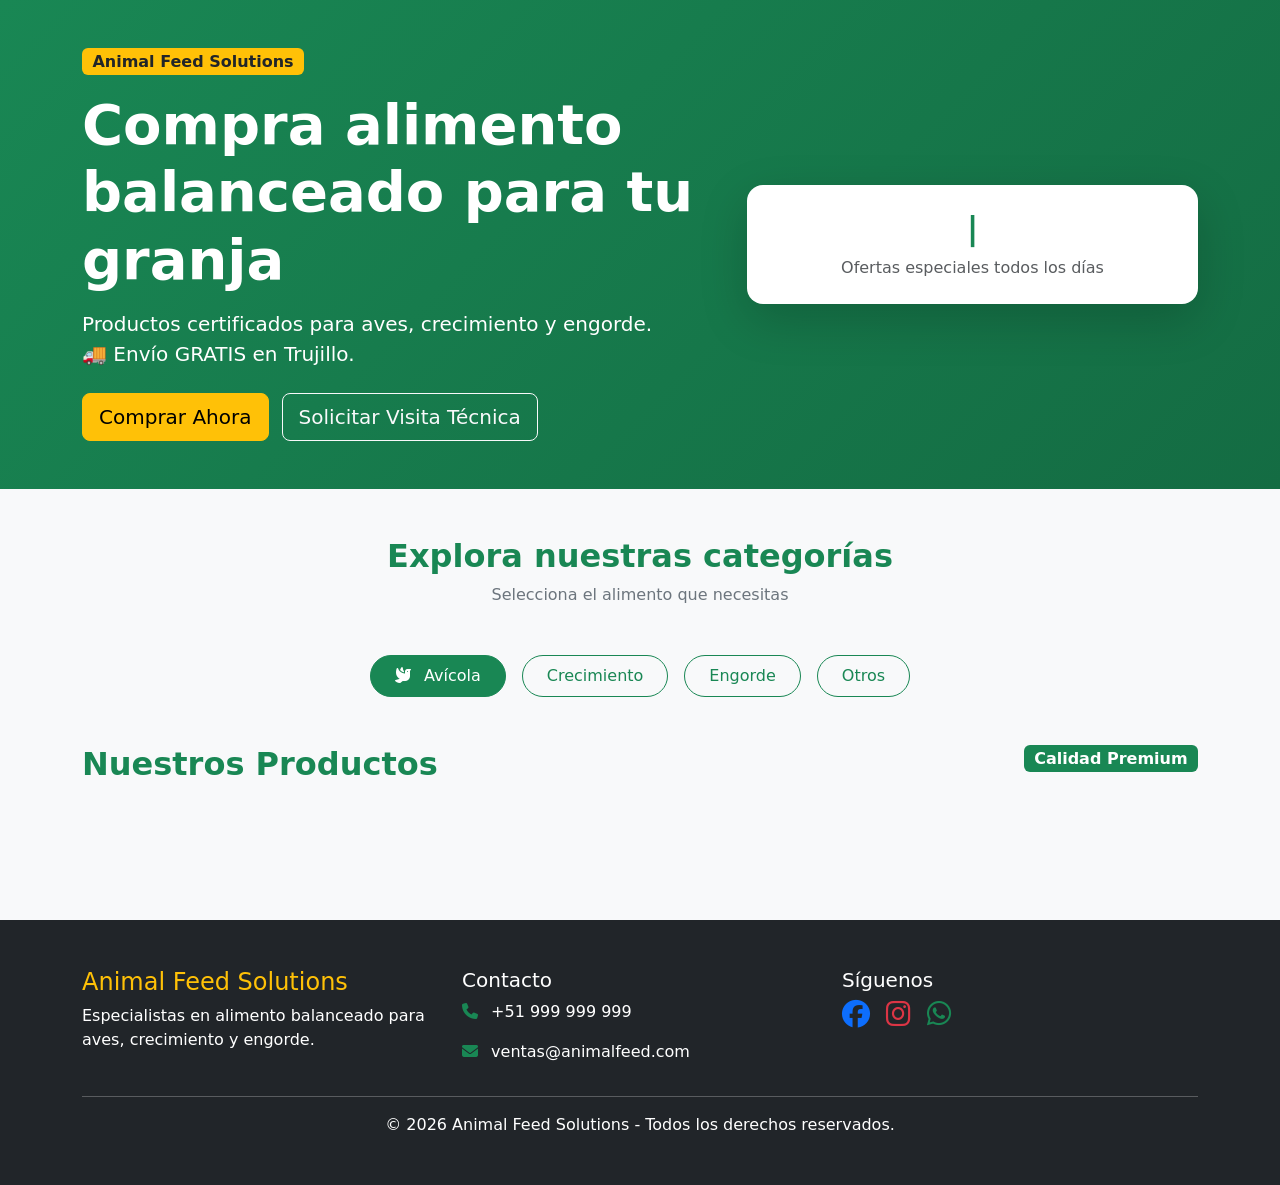
<file: Integrador avance3/Integrador/Integrador/src/main/resources/templates/tienda.html>
<!DOCTYPE html>
<html lang="es">
<link href="https://cdn.jsdelivr.net/npm/bootstrap@5.3.3/dist/css/bootstrap.min.css" rel="stylesheet">
  
  <link rel="stylesheet" href="https://cdn.jsdelivr.net/npm/bootstrap-icons@1.11.3/font/bootstrap-icons.min.css">
<head>

    <meta charset="UTF-8">
    <meta name="viewport" content="width=device-width, initial-scale=1.0">

    <title>AFS Tienda</title>

    <!-- Bootstrap -->
    <link href="https://cdn.jsdelivr.net/npm/bootstrap@5.3.3/dist/css/bootstrap.min.css" rel="stylesheet">

    <!-- FontAwesome -->
    <link rel="stylesheet"
        href="https://cdnjs.cloudflare.com/ajax/libs/font-awesome/6.6.0/css/all.min.css">

    <!-- Tus estilos -->
    <link rel="stylesheet" th:href="@{/estilos/navbarTienda.css}">
    <link rel="stylesheet" th:href="@{/estilos/tienda.css}">

</head>

<body class="bg-light">

    <!-- NAVBAR -->
    <div th:replace="~{fragmentos/navTienda :: navbarT}"></div>

    <!-- OFFCANVAS -->
    <div th:replace="~{fragmentos/carrito :: cartOffcanvas}"></div>
    <div th:replace="~{fragmentos/notificaciones :: notiOffCanvas}"></div>

    <!-- HERO -->
    <section class="py-5 text-white"
        style="background:linear-gradient(135deg,#198754,#146c43);">

        <div class="container">

            <div class="row align-items-center">

                <div class="col-lg-7">

                    <span class="badge bg-warning text-dark mb-3 fs-6">
                        Animal Feed Solutions
                    </span>

                    <h1 class="display-4 fw-bold">
                        Compra alimento balanceado para tu granja
                    </h1>

                    <p class="lead mt-3">

                        Productos certificados para aves,
                        crecimiento y engorde.

                        <br>

                        🚚 Envío GRATIS en Trujillo.

                    </p>

                    <div class="mt-4">

                        <a href="#productos"
                            class="btn btn-warning btn-lg me-2">

                            Comprar Ahora

                        </a>

                        <button class="btn btn-outline-light btn-lg"
                            data-bs-toggle="modal"
                            data-bs-target="#visitaTecnicaModal">

                            Solicitar Visita Técnica

                        </button>

                    </div>

                </div>

                <div class="col-lg-5 text-center mt-5 mt-lg-0">

                    <div class="bg-white rounded-4 shadow-lg p-4">

                        <h2 class="text-success fw-bold">

                            <span id="typing-text"></span>

                            <span class="cursor">|</span>

                        </h2>

                        <p class="text-muted mb-0">

                            Ofertas especiales todos los días

                        </p>

                    </div>

                </div>

            </div>

        </div>

    </section>

    <!-- CATEGORÍAS -->

    <section class="container py-5">

        <div class="text-center mb-5">

            <h2 class="fw-bold text-success">

                Explora nuestras categorías

            </h2>

            <p class="text-secondary">

                Selecciona el alimento que necesitas

            </p>

        </div>

        <div class="d-flex justify-content-center flex-wrap gap-3">

            <button
                class="btn btn-success rounded-pill px-4 py-2 boton-pestana activo"
                data-categoria="avicola">

                <i class="fa-solid fa-dove me-2"></i>

                Avícola

            </button>

            <button
                class="btn btn-outline-success rounded-pill px-4 py-2 boton-pestana"
                data-categoria="crecimiento">

                Crecimiento

            </button>

            <button
                class="btn btn-outline-success rounded-pill px-4 py-2 boton-pestana"
                data-categoria="engorde">

                Engorde

            </button>

            <button
                class="btn btn-outline-success rounded-pill px-4 py-2 boton-pestana"
                data-categoria="otros">

                Otros

            </button>

        </div>

    </section>

    <!-- PRODUCTOS -->

    <section id="productos" class="container pb-5">

        <div class="row mb-5">

            <div class="col-lg-8">

                <h2 class="fw-bold text-success">

                    Nuestros Productos

                </h2>

                <p
                    id="detalleCategoria"
                    class="text-muted">

                </p>

            </div>

            <div class="col-lg-4 text-lg-end">

                <span
                    class="badge bg-success fs-6">

                    Calidad Premium

                </span>

            </div>

        </div>

        <!-- Aquí tu JS agregará las cards -->

        <div
            id="rejillaProductos"
            class="row g-4">

        </div>

    </section>













  <!-- 

**********************************************************

  MODAL PARA CONFIRMAR PEDIDOOO


  ************************************************************
  
  -->


<!-- ===================================================== -->
<!-- MODAL CHECKOUT -->
<!-- ===================================================== -->

<div class="modal fade"
     id="checkoutModal"
     tabindex="-1"
     aria-hidden="true">

    <div class="modal-dialog modal-xl modal-dialog-centered">

        <div class="modal-content border-0 shadow-lg rounded-4">

            <!-- HEADER -->

            <div class="modal-header bg-success text-white">

                <div>

                    <h3 class="fw-bold mb-0">

                        <i class="fa-solid fa-cart-shopping me-2"></i>

                        Finalizar Pedido

                    </h3>

                    <small>
                        Complete los datos para generar su pedido
                    </small>

                </div>

                <button
                    class="btn-close btn-close-white"
                    data-bs-dismiss="modal">
                </button>

            </div>

            <!-- BODY -->

            <div class="modal-body p-4">

                <div class="row g-4">

                    <!-- ====================================== -->
                    <!-- FORMULARIO -->
                    <!-- ====================================== -->

                    <div class="col-lg-7">

                        <div class="card border-0 shadow-sm">

                            <div class="card-body">

                                <h5 class="text-success mb-4">

                                    Datos del Cliente

                                </h5>

                                <!-- Tipo -->

                                <label class="form-label fw-semibold">

                                    Tipo de cliente

                                </label>

                                <div class="btn-group w-100 mb-4">

                                    <input
                                        class="btn-check"
                                        type="radio"
                                        id="minorista"
                                        checked
                                        name="tipoCliente">

                                    <label
                                        class="btn btn-outline-success"
                                        for="minorista">

                                        Persona Natural

                                    </label>

                                    <input
                                        class="btn-check"
                                        type="radio"
                                        id="mayorista"
                                        name="tipoCliente">

                                    <label
                                        class="btn btn-outline-success"
                                        for="mayorista">

                                        Empresa / Granja

                                    </label>

                                </div>

                                <!-- Documento -->

                                <div class="mb-3">

                                    <label class="form-label">

                                        DNI / RUC

                                    </label>

                                    <div class="input-group">

                                        <input
                                            class="form-control"
                                            type="number"
                                            placeholder="Ingrese documento">

                                        <button
                                            class="btn btn-success">

                                            Validar

                                        </button>

                                    </div>

                                </div>

                                <!-- Nombre -->

                                <div class="mb-4">

                                    <label class="form-label">

                                        Nombre o Razón Social

                                    </label>

                                    <input
                                        class="form-control"
                                        type="text"
                                        readonly>

                                </div>

                                <div class="d-grid gap-3">

                                    <button
                                        class="btn btn-success btn-lg">

                                        Confirmar Pedido

                                    </button>

                                    <button
                                        class="btn btn-warning btn-lg text-dark">

                                        Pago Contra Entrega

                                    </button>

                                </div>

                            </div>

                        </div>

                    </div>

                    <!-- ====================================== -->
                    <!-- RESUMEN -->
                    <!-- ====================================== -->

                    <div class="col-lg-5">

                        <div class="card border-0 shadow-sm">

                            <div class="card-header bg-white">

                                <h5 class="text-success mb-0">

                                    Resumen

                                </h5>

                            </div>

                            <div class="card-body">

                                <div
                                    class="d-flex justify-content-between mb-2">

                                    <span>

                                        Pedido

                                    </span>

                                    <strong>

                                        #0001

                                    </strong>

                                </div>

                                <div
                                    class="d-flex justify-content-between">

                                    <span>

                                        Total

                                    </span>

                                    <strong
                                        class="text-success fs-5">

                                        S/ 0.00

                                    </strong>

                                </div>

                                <hr>

                                <h6 class="text-success">

                                    Cuenta Bancaria

                                </h6>

                                <p class="mb-1">

                                    <strong>

                                        Animal Feed Solutions

                                    </strong>

                                </p>

                                <p class="mb-1">

                                    RUC:
                                    20XXXXXXXXX

                                </p>

                                <p>

                                    Cuenta BCP:
                                    315-99887766

                                </p>

                                <div
                                    class="alert alert-success mt-4 mb-0">

                                    Una vez generado el pedido podrás enviar el comprobante por WhatsApp o correo.

                                </div>

                            </div>

                        </div>

                        <!-- EXITO -->

                        <div
                            class="card border-success mt-4 d-none checkout-success">

                            <div class="card-body text-center">

                                <i
                                    class="fa-solid fa-circle-check
                                    text-success
                                    fa-4x
                                    mb-3">

                                </i>

                                <h4>

                                    ¡Pedido generado!

                                </h4>

                                <p>

                                    Comparte tu pedido.

                                </p>

                                <div class="d-grid gap-2">

                                    <button
                                        class="btn btn-success">

                                        WhatsApp

                                    </button>

                                    <button
                                        class="btn btn-primary">

                                        Correo

                                    </button>

                                </div>

                            </div>

                        </div>

                    </div>

                </div>

            </div>

        </div>

    </div>

</div>




  <!-- 

**********************************************************

  MODAL DE VISITA TECNICA


  ************************************************************
  
  -->
<!-- ================================================= -->
<!-- MODAL VISITA TÉCNICA -->
<!-- ================================================= -->

<div class="modal fade"
     id="visitaTecnicaModal"
     tabindex="-1"
     aria-hidden="true">

    <div class="modal-dialog modal-lg modal-dialog-centered">

        <div class="modal-content border-0 shadow rounded-4">

            <!-- HEADER -->

            <div class="modal-header bg-success text-white">

                <div>

                    <h4 class="fw-bold mb-0">

                        <i class="fa-solid fa-user-doctor me-2"></i>

                        Solicitar Visita Técnica

                    </h4>

                    <small>

                        Uno de nuestros especialistas se comunicará contigo.

                    </small>

                </div>

                <button
                    class="btn-close btn-close-white"
                    data-bs-dismiss="modal">

                </button>

            </div>

            <!-- BODY -->

            <form id="visitaTecnicaForm">

                <div class="modal-body p-4">

                    <div class="alert alert-warning">

                        <i class="fa-solid fa-triangle-exclamation me-2"></i>

                        Los datos ingresados deben ser reales.
                        Toda solicitud fraudulenta será bloqueada automáticamente.

                    </div>

                    <div class="row">

                        <div class="col-md-6 mb-3">

                            <label class="form-label fw-semibold">

                                DNI

                            </label>

                            <div class="input-group">

                                <span class="input-group-text">

                                    <i class="fa-solid fa-id-card"></i>

                                </span>

                                <input
                                    class="form-control"
                                    id="dniUsuario"
                                    type="text"
                                    placeholder="12345678"
                                    required>

                            </div>

                        </div>

                        <div class="col-md-6 mb-3">

                            <label class="form-label fw-semibold">

                                Teléfono

                            </label>

                            <div class="input-group">

                                <span class="input-group-text">

                                    <i class="fa-solid fa-phone"></i>

                                </span>

                                <input
                                    class="form-control"
                                    id="telefonoVisita"
                                    type="tel"
                                    placeholder="912345678"
                                    required>

                            </div>

                        </div>

                    </div>

                    <div class="mb-3">

                        <label class="form-label fw-semibold">

                            Nombre completo

                        </label>

                        <div class="input-group">

                            <span class="input-group-text">

                                <i class="fa-solid fa-user"></i>

                            </span>

                            <input
                                class="form-control"
                                id="nombreUsuarioVisita"
                                type="text"
                                placeholder="Ingrese su nombre"
                                required>

                        </div>

                    </div>

                    <div class="card bg-light border-0 mt-4">

                        <div class="card-body">

                            <div class="form-check">

                                <input
                                    class="form-check-input"
                                    type="checkbox"
                                    id="aceptoTerminos">

                                <label
                                    class="form-check-label"
                                    for="aceptoTerminos">

                                    Declaro que los datos proporcionados son verdaderos y acepto los términos y condiciones.

                                </label>

                            </div>

                        </div>

                    </div>

                </div>

                <!-- FOOTER -->

                <div class="modal-footer">

                    <button
                        class="btn btn-outline-secondary"
                        data-bs-dismiss="modal"
                        type="button">

                        Cancelar

                    </button>

                    <button
                        class="btn btn-success"
                        id="btnEnviarVisita"
                        type="submit"
                        disabled>

                        <i class="fa-solid fa-paper-plane me-2"></i>

                        Solicitar Visita

                    </button>

                </div>

            </form>

        </div>

    </div>

</div>
<footer class="bg-dark text-white mt-5">

    <div class="container py-5">

        <div class="row">

            <div class="col-lg-4">

                <h4 class="text-warning">

                    Animal Feed Solutions

                </h4>

                <p>

                    Especialistas en alimento balanceado para aves,
                    crecimiento y engorde.

                </p>

            </div>

            <div class="col-lg-4">

                <h5>

                    Contacto

                </h5>

                <p>

                    <i class="fa-solid fa-phone text-success me-2"></i>

                    +51 999 999 999

                </p>

                <p>

                    <i class="fa-solid fa-envelope text-success me-2"></i>

                    ventas@animalfeed.com

                </p>

            </div>

            <div class="col-lg-4">

                <h5>

                    Síguenos

                </h5>

                <div class="d-flex gap-3 fs-3">

                    <i class="fab fa-facebook text-primary"></i>

                    <i class="fab fa-instagram text-danger"></i>

                    <i class="fab fa-whatsapp text-success"></i>

                </div>

            </div>

        </div>

        <hr>

        <div class="text-center">

            © 2026 Animal Feed Solutions - Todos los derechos reservados.

        </div>

    </div>

</footer>









  <script src="https://cdn.jsdelivr.net/npm/bootstrap@5.3.3/dist/js/bootstrap.bundle.min.js"></script>












  <script th:src="@{/script/SolicitarVisita.js}"></script>

    <script th:src="@{/script/tienda.js}"></script>


</body>

</html>
</file>
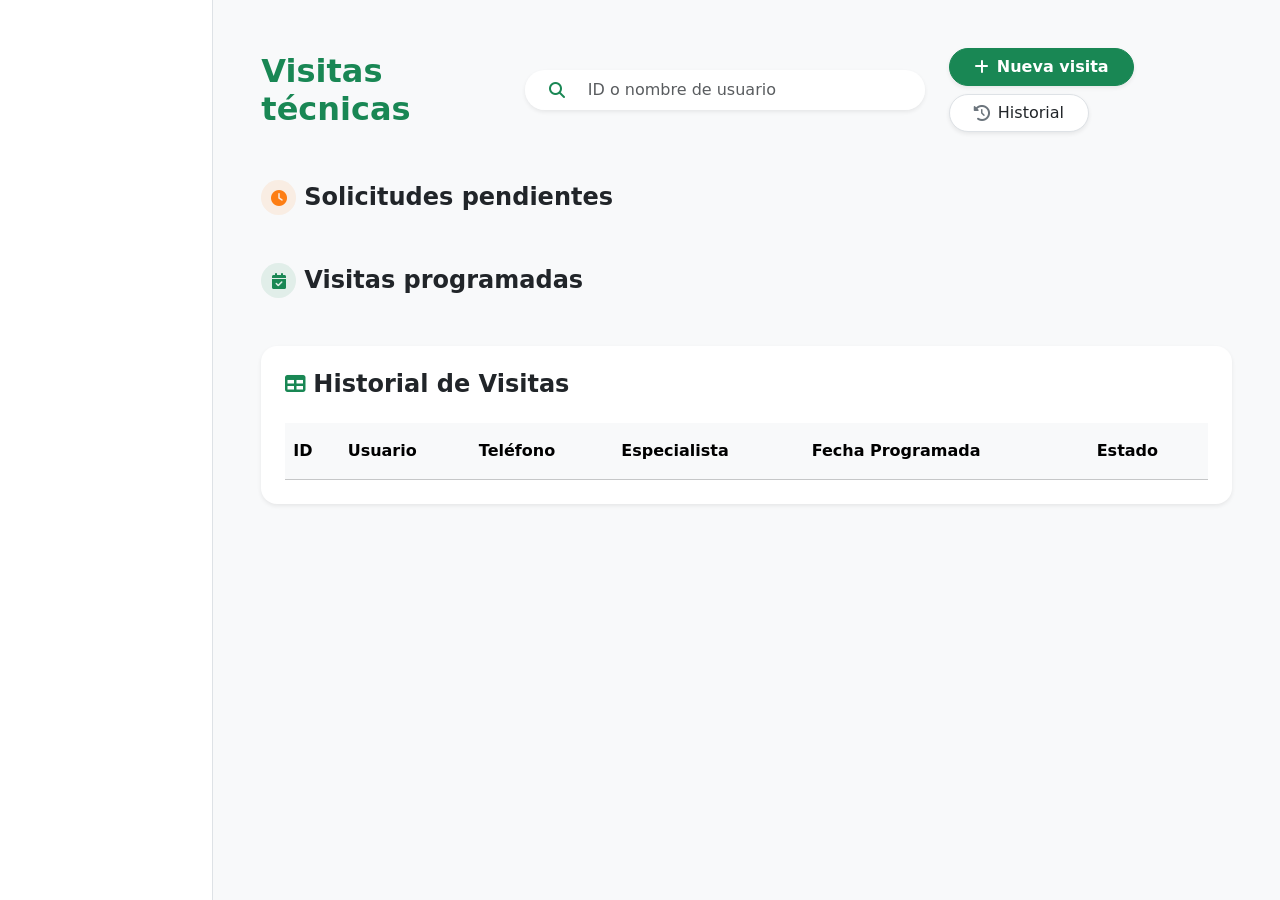
<file: Integrador avance3/Integrador/Integrador/src/main/resources/templates/visitaTecnica.html>
<!DOCTYPE html>
<html lang="es" xmlns:th="http://www.thymeleaf.org">

<head>
    <meta charset="UTF-8">
    <meta name="viewport" content="width=device-width, initial-scale=1.0">
    <title>Visitas técnicas</title>

    <!-- BOOTSTRAP E ICONOS -->
    <link rel="stylesheet" href="https://cdnjs.cloudflare.com/ajax/libs/font-awesome/6.5.0/css/all.min.css">
    <link rel="stylesheet" href="https://cdn.jsdelivr.net/npm/bootstrap-icons@1.11.3/font/bootstrap-icons.min.css">
    <link href="https://cdn.jsdelivr.net/npm/bootstrap@5.3.3/dist/css/bootstrap.min.css" rel="stylesheet">

    <!-- Enlace original mantenido para el Sidebar -->
    <link rel="stylesheet" th:href="@{/estilos/navAdmin.css}">
</head>

<body class="bg-light">

    <div class="container-fluid px-0">
        <div class="row g-0">

            <!-- SIDEBAR -->
            <aside class="col-12 col-md-3 col-lg-2 border-end bg-white min-vh-100">
                <div th:replace="fragmentos/navAdmin :: navAdmin"></div>
            </aside>

            <!-- CONTENIDO PRINCIPAL -->
            <main class="col-12 col-md-9 col-lg-10 p-4 p-lg-5 content">

                <!-- TOOLBAR (Encabezado, Buscador y Botones) -->
                <div class="d-flex flex-column flex-lg-row justify-content-between align-items-lg-center gap-4 mb-5">
                    
                    <!-- IZQUIERDA: TÍTULO -->
                    <div>
                        <h2 class="fw-bold text-success mb-0">Visitas técnicas</h2>
                    </div>

                    <!-- CENTRO: BUSCADOR -->
                    <div class="input-group shadow-sm rounded-pill overflow-hidden" style="max-width: 400px; width: 100%;">
                        <span class="input-group-text bg-white border-0 ps-4">
                            <i class="fa-solid fa-magnifying-glass text-success"></i>
                        </span>
                        <input type="text" class="form-control border-0 shadow-none py-2 bg-white" placeholder="ID o nombre de usuario">
                    </div>

                    <!-- DERECHA: BOTONES -->
                    <div class="d-flex flex-wrap gap-2">
                        <button class="btn btn-success rounded-pill px-4 shadow-sm fw-bold d-flex align-items-center gap-2" data-bs-toggle="modal" data-bs-target="#modalNuevaVisita">
                            <i class="fa-solid fa-plus"></i> Nueva visita
                        </button>
                        <button class="btn btn-white bg-white border rounded-pill px-4 shadow-sm fw-medium d-flex align-items-center gap-2 text-dark" onclick="cargarHistorial()">
                            <i class="fa-solid fa-clock-rotate-left text-secondary"></i> Historial
                        </button>
                    </div>

                </div>

                <!-- CONTENEDOR DE VISITAS -->
                <div class="visitas-wrapper">

                    <!-- Contenedor de Búsqueda (Controlado por JS) -->
                    <div id="searchResults" class="search-results hidden mb-4"></div>

                    <!-- PENDIENTES -->
                    <div class="mb-5">
                        <div class="d-flex align-items-center gap-2 mb-4">
                            <!-- Naranja corporativo para pendiente -->
                            <div class="rounded-circle d-flex align-items-center justify-content-center" style="width: 35px; height: 35px; background-color: rgba(253, 126, 20, 0.1); color: #fd7e14;">
                                <i class="fa-solid fa-clock"></i>
                            </div>
                            <h4 class="fw-bold text-dark mb-0">Solicitudes pendientes</h4>
                        </div>
                        <!-- Tu JS inyectará las tarjetas aquí -->
                        <div class="row g-4" id="visitasPendientes"></div>
                    </div>

                    <!-- PROGRAMADAS -->
                    <div class="mb-5">
                        <div class="d-flex align-items-center gap-2 mb-4">
                            <div class="bg-success bg-opacity-10 text-success rounded-circle d-flex align-items-center justify-content-center" style="width: 35px; height: 35px;">
                                <i class="fa-solid fa-calendar-check"></i>
                            </div>
                            <h4 class="fw-bold text-dark mb-0">Visitas programadas</h4>
                        </div>
                        <!-- Tu JS inyectará las tarjetas aquí -->
                        <div class="row g-4" id="visitasProgramadas"></div>
                    </div>

                </div>

                <!-- HISTORIAL DE VISITAS (Tabla) -->
                <div class="card shadow-sm border-0 rounded-4 bg-white p-4 mt-4">
                    
                    <div class="d-flex align-items-center gap-2 mb-4">
                        <i class="fa-solid fa-table fs-5 text-success"></i>
                        <h4 class="fw-bold text-dark mb-0">Historial de Visitas</h4>
                    </div>

                    <div class="table-responsive">
                        <table class="table table-hover align-middle mb-0">
                            <thead class="table-light text-success">
                                <tr>
                                    <th class="py-3">ID</th>
                                    <th class="py-3">Usuario</th>
                                    <th class="py-3">Teléfono</th>
                                    <th class="py-3">Especialista</th>
                                    <th class="py-3">Fecha Programada</th>
                                    <th class="py-3">Estado</th>
                                </tr>
                            </thead>
                            <tbody id="tablaHistorial" class="border-top-0">
                                <!-- dinámico -->
                            </tbody>
                        </table>
                    </div>

                </div>

            </main>

        </div>
    </div>

    <!-- ==============================================
         MODAL: AGREGAR DETALLES DE VISITA
    =============================================== -->
    <div class="modal fade" id="visitaModal" tabindex="-1">
        <div class="modal-dialog modal-dialog-centered">
            <div class="modal-content border-0 shadow rounded-4">
                
                <div class="modal-header border-bottom-0 pt-4 px-4">
                    <h5 class="modal-title fw-bold text-success">Agregar Visita Técnica</h5>
                    <button type="button" class="btn-close shadow-none" data-bs-dismiss="modal"></button>
                </div>

                <div class="modal-body px-4">
                    <input type="hidden" id="visitaId">

                    <div class="mb-3">
                        <label class="form-label text-secondary fw-medium small mb-1">Usuario</label>
                        <input type="text" id="nombreUsuario" class="form-control bg-light border-0 py-2 text-muted" readonly>
                    </div>

                    <div class="mb-3">
                        <label class="form-label text-secondary fw-medium small mb-1">Teléfono</label>
                        <input type="text" id="telefonoUsuario" class="form-control bg-light border-0 py-2 text-muted" readonly>
                    </div>

                    <div class="mb-3">
                        <label class="form-label text-secondary fw-medium small mb-1">Fecha de visita</label>
                        <input type="date" id="fechaVisita" class="form-control bg-light border-0 py-2">
                    </div>

                    <div class="mb-3">
                        <label class="form-label text-secondary fw-medium small mb-1">Dirección</label>
                        <input type="text" id="direccion" class="form-control bg-light border-0 py-2" value="Av. Jaime Blanco 123">
                    </div>

                    <div class="mb-3">
                        <label class="form-label text-secondary fw-medium small mb-1">Especialista</label>
                        <input type="text" id="especialista" class="form-control bg-light border-0 py-2" placeholder="Nombre del especialista asignado">
                    </div>
                </div>

                <div class="modal-footer border-top-0 pb-4 px-4">
                    <button class="btn btn-light rounded-pill px-4 fw-medium" data-bs-dismiss="modal">Cancelar</button>
                    <button class="btn btn-success rounded-pill px-4 fw-bold shadow-sm" onclick="guardarVisita()">Guardar visita</button>
                </div>

            </div>
        </div>
    </div>

    <!-- ==============================================
         MODAL: NUEVA SOLICITUD DE VISITA
    =============================================== -->
    <div class="modal fade" id="modalNuevaVisita" tabindex="-1">
        <div class="modal-dialog modal-dialog-centered">
            <div class="modal-content border-0 shadow rounded-4">
                
                <div class="modal-header border-bottom-0 pt-4 px-4">
                    <h5 class="modal-title fw-bold text-success">Nueva Visita Técnica</h5>
                    <button type="button" class="btn-close shadow-none" data-bs-dismiss="modal"></button>
                </div>

                <div class="modal-body px-4">
                    <div class="mb-3">
                        <label class="form-label text-secondary fw-medium small mb-1">Nombre de usuario</label>
                        <input type="text" id="nuevoUsuario" class="form-control bg-light border-0 py-2 rounded-3" placeholder="Ej. Juan Pérez">
                    </div>
                    <div class="mb-3">
                        <label class="form-label text-secondary fw-medium small mb-1">Teléfono</label>
                        <input type="text" id="nuevoTelefono" class="form-control bg-light border-0 py-2 rounded-3" placeholder="Ej. 999 888 777">
                    </div>
                </div>

                <div class="modal-footer border-top-0 pb-4 px-4">
                    <button class="btn btn-light rounded-pill px-4 fw-medium" data-bs-dismiss="modal">Cancelar</button>
                    <button class="btn btn-success rounded-pill px-4 fw-bold shadow-sm" onclick="crearVisita()">Crear visita</button>
                </div>

            </div>
        </div>
    </div>

    <!-- SCRIPTS -->
    <script th:src="@{/script/visitaTec.js}"></script>
    <script src="https://cdn.jsdelivr.net/npm/bootstrap@5.3.3/dist/js/bootstrap.bundle.min.js"></script>

</body>
</html>
</file>
